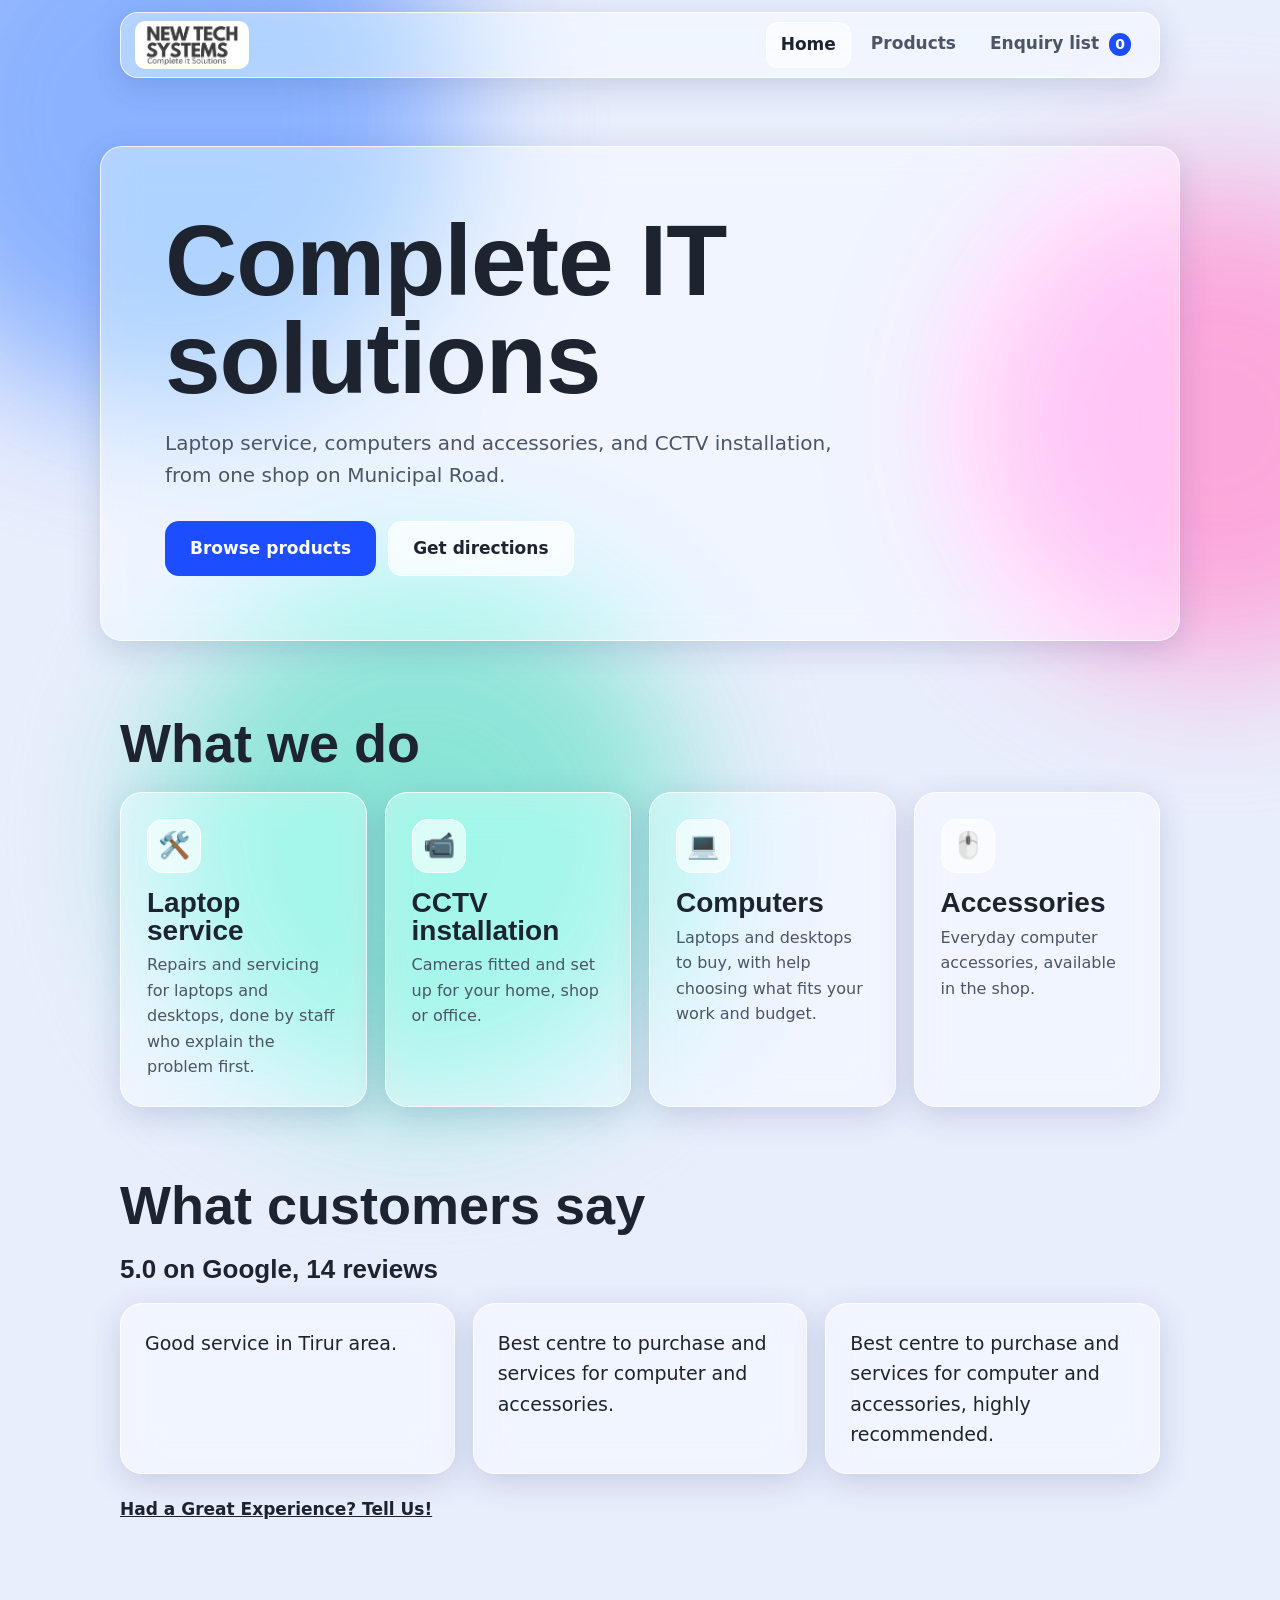
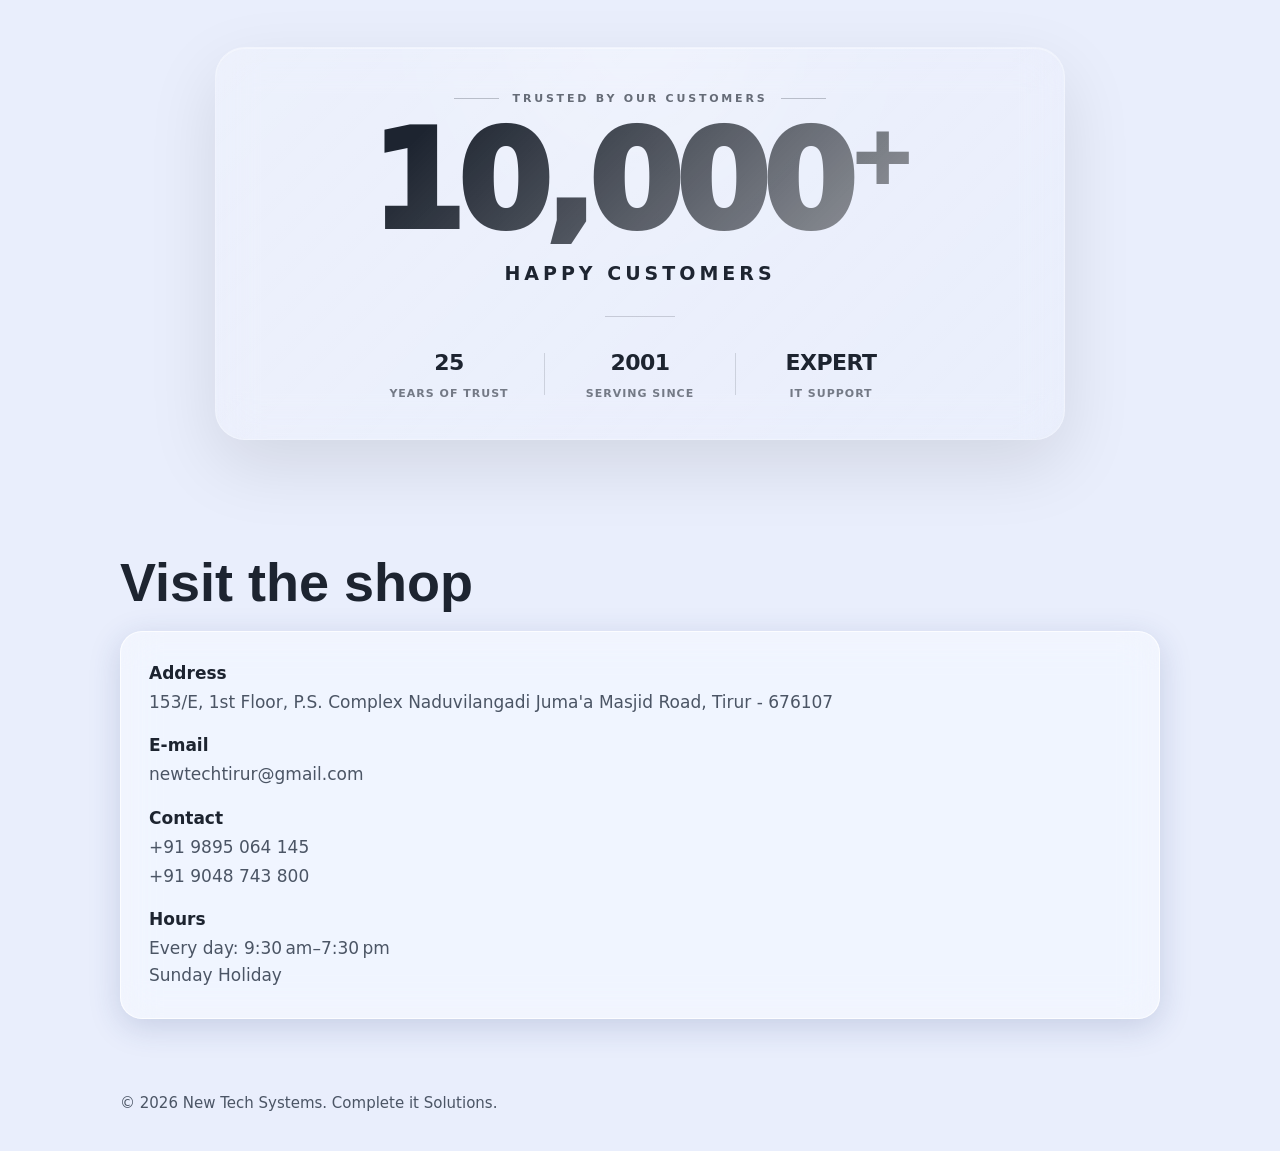
<file: index.html>
<!DOCTYPE html>
<html lang="en"><head><meta charset="utf-8">
<meta name="viewport" content="width=device-width, initial-scale=1, viewport-fit=cover">
<title>NewTech</title>
<link rel="icon" type="image/png" href="images/Add a heading.png">
<meta name="description" content="Laptops, CCTV cameras, printers, accessories and computer service in Tirur, Kerala.">
<link rel="stylesheet" href="style.css">
</head><body>
<div class="blob a"></div><div class="blob b"></div><div class="blob c"></div>
<header><div class="w"><div class="glass">
<a class="logo" href="index.html" aria-label="New Tech Systems home"><img src="[data-uri]" alt="New Tech Systems – Complete it Solutions"></a>
<nav aria-label="Main"><a href="index.html" id="nHome" aria-current="page">Home</a><a href="products.html" id="nProd">Products</a><a href="products.html#enquiry" id="nCart">Enquiry list <span class="badge" id="cnt">0</span></a></nav>
</div></div></header>
<main>
<div id="home">
<div class="w hero"><div class="glass">
<h1>Complete IT<br>solutions</h1>
<p>Laptop service, computers and accessories, and CCTV installation, from one shop on Municipal Road.</p>
<div class="row"><a class="btn p" href="products.html">Browse products</a><a class="btn" href="https://www.google.com/maps/search/?api=1&query=New+Tech+Systems+Tirur" target="_blank" rel="noopener">Get directions</a></div>
</div></div>
<section><div class="w"><h2>What we do</h2>
<div class="grid">
<div class="glass card"><div class="ico">🛠️</div><h3>Laptop service</h3><p>Repairs and servicing for laptops and desktops, done by staff who explain the problem first.</p></div>
<div class="glass card"><div class="ico">📹</div><h3>CCTV installation</h3><p>Cameras fitted and set up for your home, shop or office.</p></div>
<div class="glass card"><div class="ico">💻</div><h3>Computers</h3><p>Laptops and desktops to buy, with help choosing what fits your work and budget.</p></div>
<div class="glass card"><div class="ico">🖱️</div><h3>Accessories</h3><p>Everyday computer accessories, available in the shop.</p></div>
</div></div></section>
<section><div class="w"><h2>What customers say</h2>
<div class="score">5.0 on Google, 14 reviews</div>
<div class="grid">
<blockquote class="glass">Good service in Tirur area.</blockquote>
<blockquote class="glass">Best centre to purchase and services for computer and accessories.</blockquote>
<blockquote class="glass">Best centre to purchase and services for computer and accessories, highly recommended.</blockquote>
</div>
<p style="margin-top:22px"><a href="https://g.page/r/CcUR3PvWER5MEAE/review" target="_blank" rel="noopener" style="font-weight:600">Had a Great Experience? Tell Us!</a></p></div></section>
<section class="trust-section">
  <div class="trust-card">

    <div class="trust-top">
      <span class="trust-line"></span>
      <span class="trust-mini">TRUSTED BY OUR CUSTOMERS</span>
      <span class="trust-line"></span>
    </div>

    <div class="customer-count">
      10,000<span>+</span>
    </div>

    <div class="customer-label">
      HAPPY CUSTOMERS
    </div>

    <div class="trust-divider"></div>

    <div class="trust-bottom">
      <div class="trust-item">
        <strong>25</strong>
        <span>Years of Trust</span>
      </div>

      <div class="trust-separator"></div>

      <div class="trust-item">
        <strong>2001</strong>
        <span>Serving Since</span>
      </div>

      <div class="trust-separator"></div>

      <div class="trust-item">
        <strong>EXPERT</strong>
        <span>IT SUPPORT</span>
      </div>
    </div>

  </div>
</section>

<style>
/* ================================
   PREMIUM TRUST SECTION
================================ */

.trust-section {
  padding: 70px 20px 80px;
  text-align: center;
  position: relative;
}

.trust-card {
  position: relative;
  max-width: 850px;
  margin: 0 auto;
  padding: 42px 35px 36px;

  border: 1px solid rgba(255,255,255,0.25);
  border-radius: 30px;

  background:
    linear-gradient(
      135deg,
      rgba(255,255,255,0.18),
      rgba(255,255,255,0.06)
    );

  backdrop-filter: blur(22px);
  -webkit-backdrop-filter: blur(22px);

  box-shadow:
    0 25px 70px rgba(0,0,0,0.10),
    inset 0 1px 0 rgba(255,255,255,0.35);

  overflow: hidden;
}

/* Soft glow */
.trust-card::before {
  content: "";
  position: absolute;
  width: 280px;
  height: 280px;
  top: -150px;
  left: 50%;
  transform: translateX(-50%);

  background: rgba(255,255,255,0.20);
  filter: blur(70px);
  border-radius: 50%;

  pointer-events: none;
}

/* Top label */
.trust-top {
  position: relative;
  display: flex;
  align-items: center;
  justify-content: center;
  gap: 14px;

  margin-bottom: 15px;
}

.trust-mini {
  font-size: 11px;
  font-weight: 800;
  letter-spacing: 2.8px;
  opacity: 0.65;
  white-space: nowrap;
}

.trust-line {
  width: 45px;
  height: 1px;
  background: currentColor;
  opacity: 0.25;
}

/* Main number */
.customer-count {
  position: relative;

  font-size: clamp(75px, 13vw, 135px);
  line-height: 0.9;

  font-weight: 950;
  letter-spacing: -7px;

  background: linear-gradient(
    135deg,
    currentColor 20%,
    rgba(120,120,120,0.55)
  );

  -webkit-background-clip: text;
  background-clip: text;
  -webkit-text-fill-color: transparent;
}

.customer-count span {
  font-size: 0.58em;
  vertical-align: top;
  letter-spacing: -3px;
}

/* Happy customers */
.customer-label {
  margin-top: 14px;

  font-size: clamp(15px, 2vw, 19px);
  font-weight: 850;
  letter-spacing: 4px;
}

/* Divider */
.trust-divider {
  width: 70px;
  height: 1px;
  margin: 28px auto;

  background: currentColor;
  opacity: 0.18;
}

/* Bottom statistics */
.trust-bottom {
  display: flex;
  justify-content: center;
  align-items: center;
  gap: 35px;
}

.trust-item {
  display: flex;
  flex-direction: column;
  gap: 5px;
  min-width: 120px;
}

.trust-item strong {
  font-size: 22px;
  font-weight: 850;
  letter-spacing: -0.5px;
}

.trust-item span {
  font-size: 11px;
  font-weight: 600;
  letter-spacing: 1px;
  opacity: 0.58;
  text-transform: uppercase;
}

.trust-separator {
  width: 1px;
  height: 42px;
  background: currentColor;
  opacity: 0.15;
}

/* Mobile */
@media (max-width: 600px) {

  .trust-section {
    padding: 45px 15px 55px;
  }

  .trust-card {
    padding: 32px 18px 28px;
    border-radius: 24px;
  }

  .trust-mini {
    font-size: 9px;
    letter-spacing: 2px;
  }

  .trust-line {
    width: 25px;
  }

  .customer-count {
    font-size: clamp(70px, 22vw, 105px);
    letter-spacing: -5px;
  }

  .customer-label {
    font-size: 13px;
    letter-spacing: 3px;
  }

  .trust-bottom {
    gap: 12px;
  }

  .trust-item {
    min-width: 0;
    flex: 1;
  }

  .trust-item strong {
    font-size: 18px;
  }

  .trust-item span {
    font-size: 8px;
    letter-spacing: 0.7px;
  }

  .trust-separator {
    height: 35px;
  }
}
</style>
<section id="visit"><div class="w"><h2>Visit the shop</h2><div class="ct">
<div class="glass"><dl><dt>Address</dt><dd>153/E, 1st Floor, P.S. Complex Naduvilangadi Juma'a Masjid Road, Tirur - 676107</dd>
<dt>E-mail</dt><dd>newtechtirur@gmail.com</dd>
<dt>Contact</dt><dd>+91 9895 064 145</dd><dd>+91 9048 743 800</dd>
<dt>Hours</dt><dd>Every day: 9:30 am–7:30 pm<br>Sunday Holiday</dd>
</div></div></section>
</div>


</main>
<footer><div class="w">© <span id="yr"></span> New Tech Systems. Complete it Solutions.</div></footer>
<script>
document.getElementById("yr").textContent=new Date().getFullYear();
const cart=JSON.parse(localStorage.getItem("nts_cart")||"[]");
document.getElementById("cnt").textContent=cart.reduce((a,i)=>a+i.q,0);
</script>
</body></html>
</file>
<file: style.css>
/* =========================================================
   RESPONSIVE DESIGN
   New Tech Systems
========================================================= */

/* ---------- GLOBAL ---------- */

*,
*::before,
*::after {
  box-sizing: border-box;
}

html {
  width: 100%;
  overflow-x: hidden;
  scroll-behavior: smooth;
}

body {
  width: 100%;
  max-width: 100%;
  overflow-x: hidden;
}

img,
video,
iframe {
  max-width: 100%;
  height: auto;
}

button,
a {
  -webkit-tap-highlight-color: transparent;
}

.w {
  width: min(1200px, calc(100% - 40px));
  margin-inline: auto;
}


/* =========================================================
   LARGE SCREENS
========================================================= */

@media (min-width: 1441px) {

  .w {
    width: min(1280px, calc(100% - 80px));
  }

  h1 {
    font-size: clamp(70px, 6vw, 110px);
  }

  h2 {
    font-size: 42px;
  }

}


/* =========================================================
   LAPTOP / DESKTOP
========================================================= */

@media (max-width: 1200px) {

  .w {
    width: min(1100px, calc(100% - 40px));
  }

  .grid {
    grid-template-columns: repeat(2, minmax(0, 1fr));
  }

}


/* =========================================================
   TABLET
========================================================= */

@media (max-width: 900px) {

  .w {
    width: calc(100% - 32px);
  }

  header .glass {
    padding: 12px 16px;
  }

  nav {
    gap: 12px;
  }

  .hero {
    min-height: auto;
    padding-top: 60px;
    padding-bottom: 60px;
  }

  .hero h1 {
    font-size: clamp(52px, 9vw, 78px);
  }

  .hero p {
    max-width: 650px;
  }

  .ct {
    grid-template-columns: 1fr;
  }

  section {
    padding-block: 55px;
  }

}


/* =========================================================
   MOBILE
========================================================= */

@media (max-width: 600px) {

  /* Global spacing */

  .w {
    width: calc(100% - 24px);
  }

  section {
    padding-block: 42px;
  }


  /* ---------- HEADER ---------- */

  header {
    padding: 10px 0;
  }

  header .glass {
    padding: 10px 12px;
    border-radius: 18px;
  }

  .logo {
    max-width: 145px;
  }

  nav {
    gap: 6px;
  }

  nav a {
    font-size: 12px;
    padding: 8px 9px;
  }

  .badge {
    font-size: 9px;
    min-width: 16px;
    height: 16px;
  }


  /* ---------- HERO ---------- */

  .hero {
    padding-top: 35px;
    padding-bottom: 45px;
  }

  .hero .glass {
    padding: 28px 20px;
    border-radius: 24px;
  }

  .hero h1 {
    font-size: clamp(43px, 13vw, 65px);
    line-height: .95;
    letter-spacing: -2px;
  }

  .hero p {
    font-size: 15px;
    line-height: 1.6;
  }


  /* ---------- BUTTONS ---------- */

  .row {
    display: flex;
    flex-direction: column;
    width: 100%;
    gap: 10px;
  }

  .btn {
    width: 100%;
    text-align: center;
  }


  /* ---------- HEADINGS ---------- */

  h2 {
    font-size: clamp(28px, 8vw, 38px);
    line-height: 1.1;
  }

  h3 {
    font-size: 20px;
  }


  /* ---------- CARDS ---------- */

  .grid {
    grid-template-columns: 1fr;
    gap: 14px;
  }

  .card {
    padding: 22px;
  }


  /* ---------- REVIEWS ---------- */

  blockquote {
    margin: 0;
    padding: 22px;
    font-size: 14px;
    line-height: 1.6;
  }


  /* ---------- CONTACT ---------- */

  .ct {
    display: grid;
    grid-template-columns: 1fr;
  }

  .ct .glass {
    padding: 22px;
  }

  dl {
    width: 100%;
  }

  dt {
    margin-top: 18px;
  }

  dd {
    margin-left: 0;
    word-break: break-word;
  }


  /* ---------- TRUST SECTION ---------- */

  .trust-section {
    padding: 45px 12px 55px;
  }

  .trust-card {
    width: 100%;
    padding: 32px 16px 28px;
    border-radius: 24px;
  }

  .trust-top {
    gap: 8px;
  }

  .trust-mini {
    font-size: 8px;
    letter-spacing: 1.7px;
  }

  .trust-line {
    width: 22px;
  }

  .customer-count {
    font-size: clamp(70px, 22vw, 105px);
    letter-spacing: -5px;
  }

  .customer-label {
    font-size: 13px;
    letter-spacing: 2.5px;
  }

  .trust-bottom {
    gap: 8px;
  }

  .trust-item {
    min-width: 0;
    flex: 1;
  }

  .trust-item strong {
    font-size: 17px;
  }

  .trust-item span {
    font-size: 7px;
    letter-spacing: .5px;
  }

  .trust-separator {
    height: 32px;
  }


  /* ---------- FOOTER ---------- */

  footer {
    padding: 25px 12px;
    text-align: center;
    font-size: 12px;
  }

}


/* =========================================================
   SMALL PHONES
========================================================= */

@media (max-width: 380px) {

  .w {
    width: calc(100% - 18px);
  }

  header .glass {
    padding: 8px;
  }

  .logo {
    max-width: 120px;
  }

  nav {
    gap: 2px;
  }

  nav a {
    font-size: 10px;
    padding: 7px 6px;
  }

  .hero .glass {
    padding: 24px 16px;
  }

  .hero h1 {
    font-size: 42px;
  }

  .customer-count {
    font-size: 68px;
  }

  .trust-bottom {
    gap: 4px;
  }

  .trust-item strong {
    font-size: 15px;
  }

  .trust-item span {
    font-size: 6.5px;
  }

}


/* =========================================================
   TOUCH DEVICES
========================================================= */

@media (hover: none) and (pointer: coarse) {

  a,
  button {
    min-height: 44px;
  }

  .btn {
    display: flex;
    align-items: center;
    justify-content: center;
  }

}
:root{--ink:#1d2430;--mute:#4b5565;--glass:rgba(255,255,255,.42);--glass2:rgba(255,255,255,.62);--edge:rgba(255,255,255,.75);--shadow:0 8px 32px rgba(40,60,120,.18);--acc:#1c4dff;--accink:#fff;
--b1:#7aa7ff;--b2:#ff9ad5;--b3:#7be3d0;--b4:#e9eefc;
box-sizing:border-box;padding-top:env(safe-area-inset-top,0px);padding-bottom:env(safe-area-inset-bottom,0px)}
@media(prefers-color-scheme:dark){:root:not([data-theme="light"]){--ink:#eef1f8;--mute:#b3bccd;--glass:rgba(255,255,255,.08);--glass2:rgba(255,255,255,.14);--edge:rgba(255,255,255,.22);--shadow:0 8px 32px rgba(0,0,0,.45);--acc:#7b9dff;--accink:#0b1533;--b1:#2d4fd6;--b2:#8a2b7a;--b3:#127a70;--b4:#0e1220}}
:root[data-theme="dark"]{--ink:#eef1f8;--mute:#b3bccd;--glass:rgba(255,255,255,.08);--glass2:rgba(255,255,255,.14);--edge:rgba(255,255,255,.22);--shadow:0 8px 32px rgba(0,0,0,.45);--acc:#7b9dff;--accink:#0b1533;--b1:#2d4fd6;--b2:#8a2b7a;--b3:#127a70;--b4:#0e1220}
html{scroll-padding-top:90px;scroll-behavior:smooth;height:100%}
*{box-sizing:border-box}
body{margin:0;min-height:100%;color:var(--ink);font:400 17px/1.6 Barlow,system-ui,sans-serif;background:var(--b4);position:relative;overflow-x:hidden}
.blob{position:fixed;border-radius:50%;filter:blur(70px);opacity:.85;z-index:-1;pointer-events:none}
.blob.a{width:46vmax;height:46vmax;background:var(--b1);top:-14vmax;left:-10vmax}
.blob.b{width:38vmax;height:38vmax;background:var(--b2);top:20vh;right:-14vmax}
.blob.c{width:42vmax;height:42vmax;background:var(--b3);bottom:-16vmax;left:12vmax}
@media(prefers-reduced-motion:no-preference){.blob.b{animation:drift 22s ease-in-out infinite alternate}}
@keyframes drift{to{transform:translate(-8vmax,10vmax)}}
.glass{background:var(--glass);border:1px solid var(--edge);border-radius:22px;box-shadow:var(--shadow);-webkit-backdrop-filter:blur(18px) saturate(160%);backdrop-filter:blur(18px) saturate(160%)}
a{color:inherit}
:focus-visible{outline:3px solid var(--acc);outline-offset:3px}
h1,h2,h3{font-family:"Barlow Condensed","Arial Narrow",sans-serif;font-weight:800;line-height:.98;margin:0}
.w{max-width:1080px;margin:0 auto;padding:0 20px}
header{
  position:fixed;
  top:env(safe-area-inset-top,0px);
  left:0;
  width:100%;
  z-index:1000;
  padding:12px 0;
}

body{
  padding-top:90px;
}
header .glass{display:flex;align-items:center;justify-content:space-between;gap:14px;padding:8px 14px;border-radius:18px}
.logo{background:#fff;border-radius:10px;padding:4px 10px;display:block}
.logo img{height:40px;display:block}
nav{display: flex;gap:6px;font-weight:600}
nav a{text-decoration:none;padding:8px 14px;border-radius:12px;color:var(--mute)}
nav a:hover{background:var(--glass2);color:var(--ink)}
nav a[aria-current="page"]{background:var(--glass2);color:var(--ink);border:1px solid var(--edge)}
.btn{display:inline-block;padding:13px 24px;font-weight:600;text-decoration:none;border-radius:14px;border:1px solid var(--edge);background:var(--glass2);cursor:pointer;font:inherit;font-weight:600;color:var(--ink);-webkit-backdrop-filter:blur(10px);backdrop-filter:blur(10px)}
.btn.p{background:var(--acc);color:var(--accink);border-color:transparent}
.btn:hover{filter:brightness(1.08)}
.hero{padding:56px 0 40px}
.hero .glass{padding:clamp(28px,6vw,64px)}
h1{font-size:clamp(46px,9vw,100px);letter-spacing:-.01em}
.hero p{max-width:34em;font-size:20px;color:var(--mute);margin:20px 0 30px}
.row{display:flex;flex-wrap:wrap;gap:12px}
section{padding:36px 0}
h2{font-size:clamp(34px,5.5vw,54px);margin-bottom:22px}
.grid{display:grid;grid-template-columns:repeat(auto-fit,minmax(230px,1fr));gap:18px}
.card{padding:26px}
.card h3{font-size:28px;margin-bottom:8px}
.card p{margin:0;color:var(--mute);font-size:16px}
.ico{width:54px;height:54px;border-radius:16px;display:grid;place-items:center;font-size:26px;background:var(--glass2);border:1px solid var(--edge);margin-bottom:16px}
blockquote{margin:0;padding:24px;font-size:19px;font-weight:500}
.score{font:800 26px "Barlow Condensed",sans-serif;margin-bottom:18px}
.ct{display:grid;grid-template-columns:repeat(auto-fit,minmax(280px,1fr));gap:18px}
.ct .glass{padding:28px}
dl{margin:0}dt{font-weight:600;margin-top:16px}dt:first-child{margin-top:0}dd{margin:2px 0 0;color:var(--mute)}
.chips{display:flex;flex-wrap:wrap;gap:10px;margin-bottom:24px}
.chip{padding:9px 18px;border-radius:999px;border:1px solid var(--edge);background:var(--glass);color:var(--ink);font:600 16px Barlow,sans-serif;cursor:pointer;-webkit-backdrop-filter:blur(10px);backdrop-filter:blur(10px)}
.chip[aria-pressed="true"]{background:var(--acc);color:var(--accink);border-color:transparent}
.pc ul{margin:14px 0 18px;padding-left:18px;color:var(--mute);font-size:16px}
.pc .btn{padding:10px 18px;font-size:16px}
.page-head{padding:48px 0 8px}
.page-head p{color:var(--mute);max-width:40em;margin:12px 0 0;font-size:19px}
.badge{display:inline-block;min-width:22px;padding:0 6px;margin-left:4px;border-radius:99px;background:var(--acc);color:var(--accink);font-size:14px;text-align:center}
.crumb{color:var(--mute);margin:0 0 10px;font-weight:500}.crumb a{text-decoration:none}.crumb a:hover{text-decoration:underline}
.tile{height:150px;overflow:hidden;border-radius:16px;display:grid;place-items:center;font-size:56px;background:linear-gradient(135deg,var(--glass2),var(--glass));border:1px solid var(--edge);margin-bottom:16px}
a.card{display:block;text-decoration:none;color:inherit}a.card:hover{background:var(--glass2)}
.pc .btn{width:100%;text-align:center}
.btn.done{background:var(--glass2);border-color:var(--acc)}
.qty{display:inline-flex;align-items:center;gap:10px}.qty button{width:34px;height:34px;border-radius:10px;border:1px solid var(--edge);background:var(--glass2);color:var(--ink);font:600 18px Barlow,sans-serif;cursor:pointer}
.item{display:flex;align-items:center;gap:16px;padding:16px 20px;margin-bottom:12px;flex-wrap:wrap}
.item .nm{flex:1;min-width:180px}.item small{color:var(--mute)}
.rm{background:none;border:0;color:var(--mute);cursor:pointer;font:600 15px Barlow,sans-serif;text-decoration:underline}
input.f{width:100%;max-width:360px;padding:12px 14px;border-radius:12px;border:1px solid var(--edge);background:var(--glass2);color:var(--ink);font:inherit}
.wa{background:#1faa59;color:#fff;border-color:transparent;font-size:18px;padding:15px 28px}
.tile img{width:100%;height:100%;object-fit:cover;display:block}
footer{padding:36px 0;color:var(--mute);font-size:15px}
[hidden]{display:none!important}
@media(max-width:600px){nav a{padding:8px 10px}.logo img{height:32px}}
@supports not ((backdrop-filter:blur(1px)) or (-webkit-backdrop-filter:blur(1px))){.glass,.btn,.chip{background:var(--glass2)}}
@media(prefers-reduced-motion:reduce){html{scroll-behavior:auto}}

.product-image{width:100%;height:100%;object-fit:cover;display:block}.product-placeholder{font-size:56px}.admin-note{padding:16px 20px;margin:0 0 24px}.code-tip{font-family:ui-monospace,monospace;font-size:14px;background:var(--glass2);padding:2px 6px;border-radius:6px}

/* =========================================
   CATEGORY IMAGE CARDS
   NEW TECH SYSTEMS
========================================= */

.category-grid {
  display: grid;
  grid-template-columns: repeat(3, minmax(0, 1fr));
  gap: 22px;
  margin-top: 25px;
}

.category-card {
  padding: 0 !important;
  overflow: hidden;
  text-decoration: none;
  border-radius: 22px;
  transition: transform .3s ease, box-shadow .3s ease;
}

.category-card:hover {
  transform: translateY(-7px);
  box-shadow: 0 18px 40px rgba(30, 70, 150, .18);
}

.category-image {
  width: 100%;
  height: 220px;
  overflow: hidden;
  background: rgba(255,255,255,.45);
}

.category-image img {
  display: block;
  width: 100%;
  height: 100%;
  object-fit: cover;
  transition: transform .5s ease;
}

.category-card:hover .category-image img {
  transform: scale(1.06);
}

.category-info {
  padding: 22px;
}

.category-info h3 {
  font-size: 27px;
  margin-bottom: 8px;
  color: var(--ink);
}

.category-info p {
  color: var(--mute);
  font-size: 14px;
  margin-bottom: 18px;
}

.category-view {
  display: flex;
  justify-content: space-between;
  align-items: center;
  padding: 12px 15px;
  border-radius: 12px;
  background: var(--glass2);
  color: var(--acc);
  font-size: 14px;
  font-weight: 700;
  border: 1px solid var(--edge);
}

.category-view span {
  font-size: 20px;
  transition: transform .3s ease;
}

.category-card:hover .category-view span {
  transform: translateX(5px);
}

/* Tablet */

@media (max-width: 900px) {
  .category-grid {
    grid-template-columns: repeat(2, minmax(0, 1fr));
  }
}

/* Mobile */

@media (max-width: 600px) {
  .category-grid {
    grid-template-columns: 1fr;
    gap: 17px;
  }

  .category-image {
    height: 210px;
  }

  .category-info {
    padding: 19px;
  }

  .category-info h3 {
    font-size: 25px;
  }
}
/* Enquiry count flying animation */

.flying-count {
  position: fixed;
  z-index: 99999;
  display: flex;
  align-items: center;
  justify-content: center;
  width: 38px;
  height: 38px;
  border-radius: 50%;
  background: #7c9cff;
  color: #07132e;
  font-size: 19px;
  font-weight: 800;
  pointer-events: none;
  box-shadow: 0 5px 20px rgba(70, 110, 255, 0.4);
}


/* =========================================================
   FINAL MOBILE NAVBAR FIX — NEW TECH SYSTEMS
   Keeps the desktop navbar unchanged.
========================================================= */

@media screen and (max-width: 768px) {
  header {
    position: relative !important;
    top: auto !important;
    left: auto !important;
    width: 100% !important;
    padding: 10px 0 !important;
    margin: 0 !important;
    z-index: 1000;
  }

  header .w {
    width: calc(100% - 24px) !important;
    max-width: none !important;
    padding: 0 !important;
    margin: 0 auto !important;
  }

  header .glass {
    display: flex !important;
    flex-direction: column !important;
    align-items: center !important;
    justify-content: center !important;
    gap: 10px !important;
    width: 100% !important;
    min-height: 0 !important;
    padding: 12px !important;
    border-radius: 22px !important;
  }

  header .logo {
    display: block !important;
    width: fit-content !important;
    max-width: 100% !important;
    margin: 0 auto !important;
    padding: 4px 10px !important;
  }

  header .logo img {
    display: block !important;
    width: 135px !important;
    max-width: 100% !important;
    height: auto !important;
    margin: 0 auto !important;
  }

  header nav {
    display: grid !important;
    grid-template-columns: repeat(3, minmax(0, 1fr)) !important;
    align-items: center !important;
    justify-content: stretch !important;
    width: 100% !important;
    gap: 5px !important;
    margin: 0 !important;
  }

  header nav a {
    display: flex !important;
    flex-direction: row !important;
    align-items: center !important;
    justify-content: center !important;
    min-width: 0 !important;
    min-height: 42px !important;
    padding: 8px 2px !important;
    margin: 0 !important;
    font-size: 13px !important;
    line-height: 1.2 !important;
    white-space: nowrap !important;
    text-align: center !important;
    border-radius: 12px !important;
  }

  header nav #nCart {
    display: flex !important;
    flex-direction: row !important;
    align-items: center !important;
    justify-content: center !important;
    gap: 4px !important;
  }

  header nav .badge {
    display: inline-block !important;
    flex-shrink: 0 !important;
    min-width: 20px !important;
    height: auto !important;
    padding: 0 5px !important;
    margin: 0 !important;
    font-size: 12px !important;
    line-height: 1.5 !important;
  }

  body {
    padding-top: 0 !important;
  }

  .hero {
    padding-top: 20px !important;
  }
}

@media screen and (max-width: 380px) {
  header .glass {
    padding: 9px !important;
    gap: 8px !important;
  }

  header .logo img {
    width: 120px !important;
  }

  header nav a {
    font-size: 11px !important;
    padding-inline: 1px !important;
  }
}
/* ==========================================
   FINAL MOBILE HEADER FIX
   NEW TECH SYSTEMS
========================================== */

@media screen and (max-width: 768px) {

  /* Remove fixed positioning on mobile */
  header {
    position: relative !important;
    top: auto !important;
    left: auto !important;
    right: auto !important;
    width: 100% !important;
    padding: 10px 0 !important;
    margin: 0 !important;
    z-index: 1000;
  }

  /* Navbar outer width */
  header .w {
    width: calc(100% - 24px) !important;
    max-width: none !important;
    margin: 0 auto !important;
    padding: 0 !important;
  }

  /* Navbar glass container */
  header .glass {
    width: 100% !important;
    display: flex !important;
    flex-direction: column !important;
    align-items: center !important;
    justify-content: center !important;
    gap: 10px !important;
    padding: 12px !important;
    margin: 0 !important;
    border-radius: 22px !important;
    min-height: 0 !important;
  }

  /* Logo */
  header .logo {
    display: block !important;
    width: fit-content !important;
    max-width: 100% !important;
    margin: 0 auto !important;
    padding: 4px 10px !important;
  }

  header .logo img {
    display: block !important;
    width: 135px !important;
    height: auto !important;
    max-width: 100% !important;
  }

  /* Navigation row */
  header nav {
    display: grid !important;
    grid-template-columns: repeat(3, minmax(0, 1fr)) !important;
    width: 100% !important;
    gap: 4px !important;
    margin: 0 !important;
    padding: 0 !important;
    align-items: center !important;
  }

  header nav a {
    display: flex !important;
    align-items: center !important;
    justify-content: center !important;
    flex-direction: row !important;
    min-width: 0 !important;
    min-height: 44px !important;
    padding: 8px 2px !important;
    margin: 0 !important;
    font-size: 13px !important;
    line-height: 1.2 !important;
    white-space: nowrap !important;
    text-align: center !important;
    border-radius: 12px !important;
  }

  /* Enquiry count stays beside text */
  header nav #nCart {
    display: flex !important;
    flex-direction: row !important;
    align-items: center !important;
    justify-content: center !important;
    gap: 4px !important;
  }

  header nav .badge {
    display: inline-block !important;
    min-width: 20px !important;
    height: auto !important;
    margin: 0 !important;
    padding: 0 5px !important;
    font-size: 12px !important;
    flex-shrink: 0 !important;
  }

  /* Remove desktop fixed-header spacing */
  body {
    padding-top: 0 !important;
  }

  /* Keep homepage below navbar */
  .hero {
    padding-top: 20px !important;
    margin-top: 0 !important;
  }
}
/* =====================================
   MOBILE NAVBAR — COMPACT FULL WIDTH
===================================== */

@media screen and (max-width: 768px) {

  header {
    position: relative !important;
    width: 100% !important;
    padding: 6px 0 !important;
    margin: 0 !important;
    left: auto !important;
    top: auto !important;
  }

  /* Navbar joins both sides */
  header .w {
    width: calc(100% - 12px) !important;
    max-width: none !important;
    margin: 0 auto !important;
    padding: 0 !important;
  }

  header .glass {
    width: 100% !important;
    display: flex !important;
    flex-direction: column !important;
    align-items: center !important;
    gap: 8px !important;
    padding: 10px 8px !important;
    margin: 0 !important;
    border-radius: 18px !important;
  }

  /* Logo */
  header .logo img {
    width: 115px !important;
    height: auto !important;
    display: block;
  }

  /* Three buttons in one row */
  header nav {
    display: grid !important;
    grid-template-columns: repeat(3, minmax(0, 1fr)) !important;
    width: 100% !important;
    gap: 5px !important;
    margin: 0 !important;
  }

  /* Smaller buttons */
  header nav a {
    display: flex !important;
    align-items: center !important;
    justify-content: center !important;
    min-width: 0 !important;
    min-height: 36px !important;
    padding: 7px 2px !important;
    margin: 0 !important;
    font-size: 12px !important;
    line-height: 1.1 !important;
    white-space: nowrap !important;
    border-radius: 10px !important;
  }

  /* Enquiry text and count */
  header nav #nCart {
    display: flex !important;
    flex-direction: row !important;
    align-items: center !important;
    justify-content: center !important;
    gap: 3px !important;
  }

  header nav .badge {
    min-width: 17px !important;
    padding: 1px 4px !important;
    font-size: 10px !important;
    margin: 0 !important;
  }

  /* Remove extra desktop spacing */
  body {
    padding-top: 0 !important;
  }

  .hero {
    padding-top: 15px !important;
  }
}
</file>
